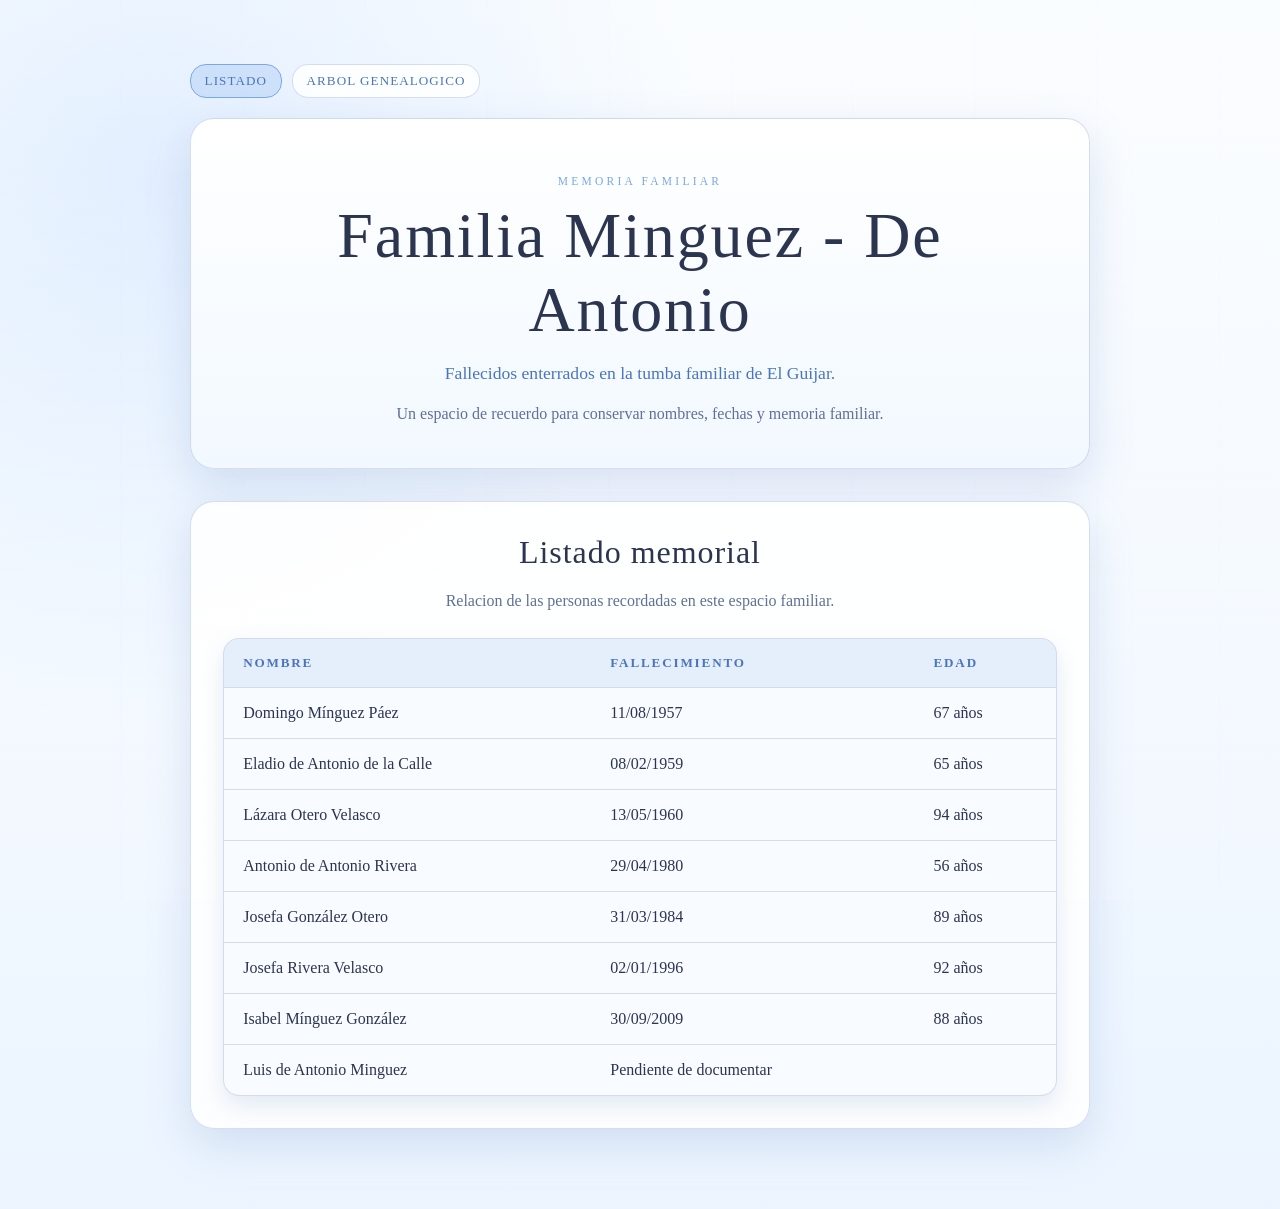
<file: index.html>
<!DOCTYPE html>
<html lang="es">
<head>
  <meta charset="utf-8">
  <meta name="viewport" content="width=device-width, initial-scale=1">
  <title data-i18n="listing.title"></title>
  <link rel="stylesheet" href="css/tokens.css">
  <link rel="stylesheet" href="css/styles.css">
</head>
<body>
  <main class="page">
    <nav class="site-nav" data-i18n-attr="aria-label:common.nav.mainAria">
      <a class="site-nav__link site-nav__link--active" href="index.html" aria-current="page" data-i18n="common.nav.list"></a>
      <a class="site-nav__link" href="arbol.html" data-i18n="common.nav.tree"></a>
    </nav>

    <section class="hero">
      <p class="eyebrow" data-i18n="listing.hero.eyebrow"></p>
      <h1 data-i18n="listing.hero.heading"></h1>
      <p class="lead" data-i18n="listing.hero.lead"></p>
      <p class="description" data-i18n="listing.hero.description"></p>
    </section>

    <section class="table-section" aria-labelledby="tabla-fallecidos">
      <div class="table-header">
        <h2 id="tabla-fallecidos" data-i18n="listing.table.heading"></h2>
        <p data-i18n="listing.table.description"></p>
      </div>

      <div class="table-wrapper">
        <table>
          <thead id="records-head"></thead>
          <tbody id="records-body">
            <tr>
              <td data-i18n="listing.table.loading"></td>
            </tr>
          </tbody>
        </table>
      </div>
    </section>
  </main>

  <noscript class="noscript-message" data-i18n="common.noscript.generic"></noscript>

  <script type="module" src="js/app.js"></script>
</body>
</html>
</file>
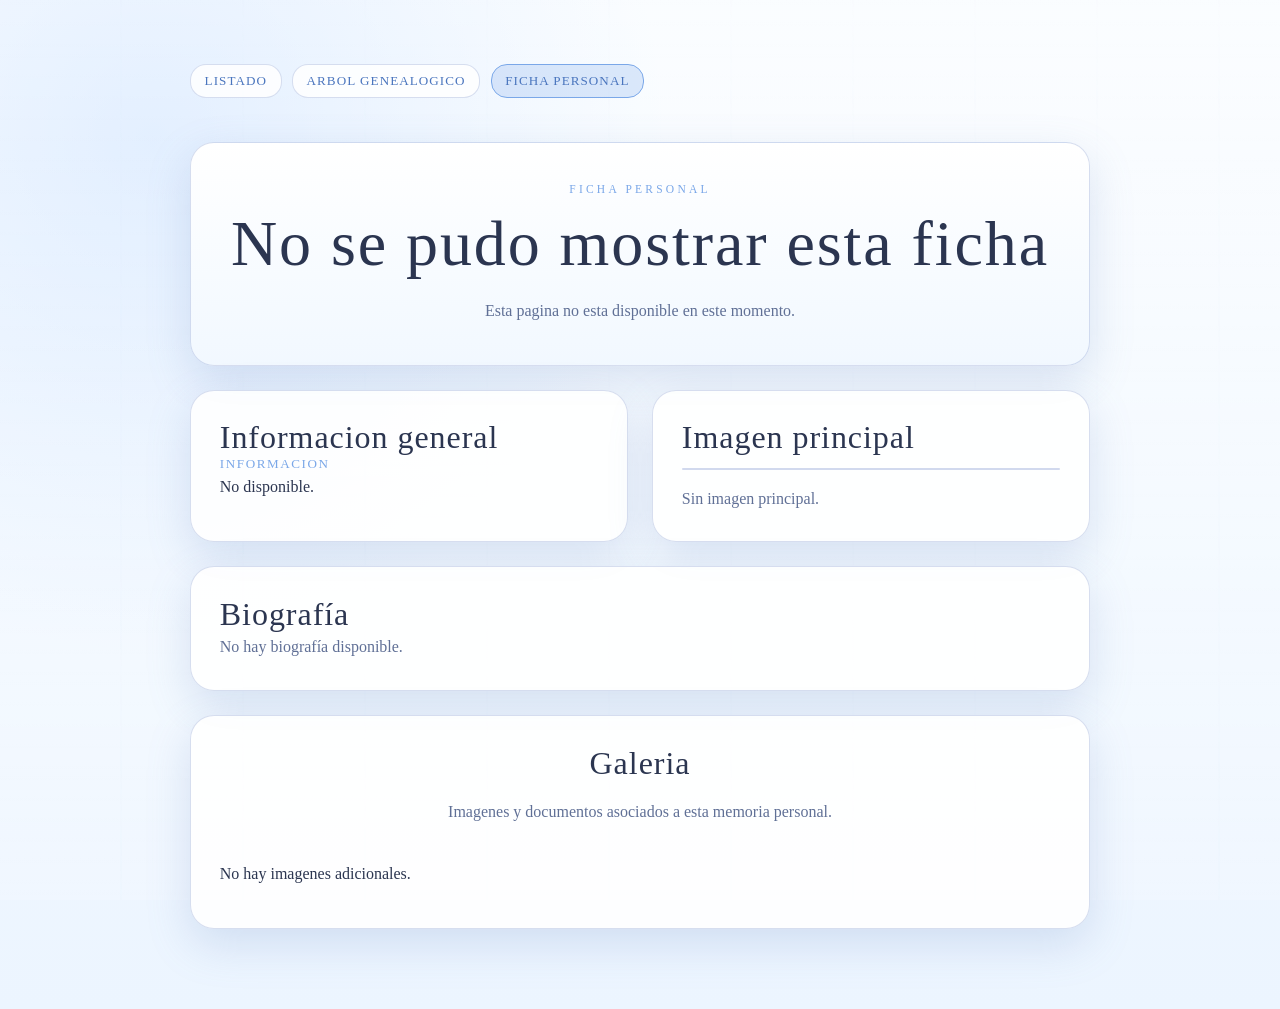
<file: persona.html>
<!DOCTYPE html>
<html lang="es">
<head>
  <meta charset="utf-8">
  <meta name="viewport" content="width=device-width, initial-scale=1">
  <title data-i18n="detail.title.pageDefault"></title>
  <link rel="stylesheet" href="css/tokens.css">
  <link rel="stylesheet" href="css/styles.css">
</head>
<body>
  <main class="page page--detail">
    <nav class="site-nav" data-i18n-attr="aria-label:common.nav.mainAria">
      <a class="site-nav__link" href="index.html" data-i18n="common.nav.list"></a>
      <a class="site-nav__link" id="person-tree-link" href="arbol.html" data-i18n="common.nav.tree"></a>
      <span class="site-nav__link site-nav__link--active" aria-current="page" data-i18n="common.nav.detail"></span>
    </nav>

    <section class="hero hero--detail">
      <p class="eyebrow" data-i18n="detail.hero.eyebrow"></p>
      <h1 id="person-name" data-i18n="detail.hero.loadingName"></h1>
      <p class="lead" id="person-subtitle"></p>
      <p class="description" id="person-summary"></p>
    </section>

    <section class="detail-grid">
      <article class="detail-card">
        <h2 data-i18n="detail.sections.general"></h2>
        <dl class="detail-list" id="person-facts">
          <div>
            <dt data-i18n="detail.sections.status"></dt>
            <dd data-i18n="detail.messages.loading"></dd>
          </div>
        </dl>
      </article>

      <article class="detail-card">
        <h2 data-i18n="detail.sections.mainImage"></h2>
        <figure class="detail-figure">
          <img id="person-image" alt="">
          <figcaption id="person-image-caption"></figcaption>
        </figure>
      </article>
    </section>

    <section class="detail-card">
      <h2 data-i18n="detail.sections.biography"></h2>
      <div id="person-biography"></div>
    </section>

    <section class="detail-card">
      <div class="table-header">
        <h2 data-i18n="detail.sections.gallery"></h2>
        <p data-i18n="detail.sections.galleryDescription"></p>
      </div>
      <div class="gallery-grid" id="person-gallery"></div>
    </section>
  </main>

  <noscript class="noscript-message" data-i18n="common.noscript.generic"></noscript>

  <script type="module" src="js/detail.js"></script>
</body>
</html>
</file>
<file: css/tokens.css>
:root {
  --theme-color-scheme: dark;
  --color-background: #11100f;
  --color-background-soft: #1a1816;
  --color-surface: rgba(33, 30, 27, 0.88);
  --color-surface-strong: rgba(19, 17, 15, 0.96);
  --color-text: #efe6d8;
  --color-text-soft: #cdbfa9;
  --color-line: rgba(214, 197, 171, 0.22);
  --color-accent: #c8b18a;
  --color-accent-strong: #e4d3b4;
  --shadow-soft: 0 24px 70px rgba(0, 0, 0, 0.35);
  --shadow-table: 0 14px 32px rgba(0, 0, 0, 0.28);
  --radius-large: 24px;
  --radius-medium: 16px;
  --page-width: min(900px, calc(100vw - 2rem));
  --font-display: "Palatino Linotype", "Book Antiqua", Palatino, Georgia, serif;
  --font-body: Georgia, "Times New Roman", serif;

  --body-bg-layer-1: radial-gradient(circle at top, rgba(200, 177, 138, 0.08), transparent 32%);
  --body-bg-layer-2: linear-gradient(180deg, rgba(9, 8, 8, 0.92), rgba(17, 16, 15, 0.98));
  --body-overlay-layer-1: linear-gradient(rgba(255, 255, 255, 0.02), rgba(255, 255, 255, 0.02));
  --body-overlay-layer-2: repeating-linear-gradient(
    90deg,
    transparent,
    transparent 120px,
    rgba(255, 255, 255, 0.015) 121px,
    transparent 122px
  );
  --body-overlay-opacity: 0.45;

  --nav-bg: rgba(20, 18, 17, 0.78);
  --nav-hover-bg: rgba(200, 177, 138, 0.12);
  --nav-active-bg: rgba(200, 177, 138, 0.16);

  --hero-layer-1: linear-gradient(180deg, rgba(35, 31, 28, 0.82), rgba(18, 16, 14, 0.92));
  --section-bg: rgba(20, 18, 17, 0.82);
  --table-head-bg: rgba(200, 177, 138, 0.08);
  --table-row-hover-bg: rgba(200, 177, 138, 0.06);
  --table-row-link-hover-bg: rgba(200, 177, 138, 0.09);
  --media-bg: rgba(255, 255, 255, 0.04);
}

:root[data-theme="light-celestial"] {
  --theme-color-scheme: light;
  --color-background: #eef5ff;
  --color-background-soft: #f7fbff;
  --color-surface: rgba(255, 255, 255, 0.92);
  --color-surface-strong: rgba(248, 251, 255, 0.98);
  --color-text: #2b3550;
  --color-text-soft: #607096;
  --color-line: rgba(140, 162, 209, 0.35);
  --color-accent: #7aa7e8;
  --color-accent-strong: #4a75be;
  --shadow-soft: 0 16px 44px rgba(109, 143, 194, 0.22);
  --shadow-table: 0 10px 24px rgba(109, 143, 194, 0.18);

  --body-bg-layer-1: radial-gradient(circle at 12% 14%, rgba(153, 196, 255, 0.36), transparent 36%);
  --body-bg-layer-2: linear-gradient(180deg, rgba(248, 252, 255, 0.98), rgba(236, 245, 255, 1));
  --body-overlay-layer-1: linear-gradient(rgba(255, 255, 255, 0.68), rgba(255, 255, 255, 0.34));
  --body-overlay-layer-2: repeating-linear-gradient(
    90deg,
    transparent,
    transparent 120px,
    rgba(148, 184, 230, 0.12) 121px,
    transparent 122px
  );
  --body-overlay-opacity: 0.55;

  --nav-bg: rgba(255, 255, 255, 0.84);
  --nav-hover-bg: rgba(122, 167, 232, 0.18);
  --nav-active-bg: rgba(122, 167, 232, 0.24);

  --hero-layer-1: linear-gradient(180deg, rgba(255, 255, 255, 0.96), rgba(241, 248, 255, 0.96));
  --section-bg: rgba(255, 255, 255, 0.88);
  --table-head-bg: rgba(122, 167, 232, 0.15);
  --table-row-hover-bg: rgba(122, 167, 232, 0.09);
  --table-row-link-hover-bg: rgba(122, 167, 232, 0.12);
  --media-bg: rgba(122, 167, 232, 0.08);
}

:root[data-theme="dawn-amber"] {
  --theme-color-scheme: light;
  --color-background: #f6efe6;
  --color-background-soft: #fbf6ef;
  --color-surface: rgba(255, 250, 244, 0.92);
  --color-surface-strong: rgba(255, 252, 248, 0.98);
  --color-text: #493a2a;
  --color-text-soft: #7a6550;
  --color-line: rgba(168, 129, 91, 0.34);
  --color-accent: #c48e56;
  --color-accent-strong: #9c6936;
  --shadow-soft: 0 16px 42px rgba(163, 117, 73, 0.2);
  --shadow-table: 0 10px 22px rgba(163, 117, 73, 0.16);

  --body-bg-layer-1: radial-gradient(circle at 16% 12%, rgba(255, 205, 148, 0.36), transparent 36%);
  --body-bg-layer-2: linear-gradient(180deg, rgba(255, 249, 240, 0.98), rgba(247, 237, 224, 1));
  --body-overlay-layer-1: linear-gradient(rgba(255, 255, 255, 0.56), rgba(255, 255, 255, 0.24));
  --body-overlay-layer-2: repeating-linear-gradient(
    90deg,
    transparent,
    transparent 120px,
    rgba(196, 142, 86, 0.1) 121px,
    transparent 122px
  );
  --body-overlay-opacity: 0.5;

  --nav-bg: rgba(255, 249, 242, 0.84);
  --nav-hover-bg: rgba(196, 142, 86, 0.18);
  --nav-active-bg: rgba(196, 142, 86, 0.24);

  --hero-layer-1: linear-gradient(180deg, rgba(255, 252, 246, 0.96), rgba(250, 242, 230, 0.96));
  --section-bg: rgba(255, 248, 238, 0.88);
  --table-head-bg: rgba(196, 142, 86, 0.16);
  --table-row-hover-bg: rgba(196, 142, 86, 0.1);
  --table-row-link-hover-bg: rgba(196, 142, 86, 0.13);
  --media-bg: rgba(196, 142, 86, 0.1);
}
</file>
<file: css/styles.css>
*,
*::before,
*::after {
  box-sizing: border-box;
}

html {
  color-scheme: var(--theme-color-scheme, dark);
}

body {
  margin: 0;
  min-height: 100vh;
  font-family: var(--font-body);
  color: var(--color-text);
  background:
    var(--body-bg-layer-1),
    var(--body-bg-layer-2),
    var(--color-background);
}

body::before {
  content: "";
  position: fixed;
  inset: 0;
  pointer-events: none;
  background:
    var(--body-overlay-layer-1),
    var(--body-overlay-layer-2);
  opacity: var(--body-overlay-opacity);
}

.page {
  position: relative;
  z-index: 1;
  width: var(--page-width);
  margin: 0 auto;
  padding: 4rem 0 5rem;
}

.site-nav {
  display: flex;
  gap: 0.65rem;
  flex-wrap: wrap;
  margin: 0 0 1.25rem;
}

.site-nav__link {
  display: inline-flex;
  align-items: center;
  justify-content: center;
  min-height: 2.1rem;
  padding: 0.35rem 0.85rem;
  border: 1px solid var(--color-line);
  border-radius: var(--radius-medium);
  color: var(--color-accent-strong);
  background: var(--nav-bg);
  text-decoration: none;
  font-size: 0.82rem;
  letter-spacing: 0.08em;
  text-transform: uppercase;
  transition: border-color 140ms ease, background-color 140ms ease;
}

.site-nav__link:hover {
  border-color: var(--color-accent);
  background: var(--nav-hover-bg);
}

.site-nav__link--active {
  border-color: var(--color-accent);
  background: var(--nav-active-bg);
}

.hero {
  text-align: center;
  padding: 3.5rem 2rem 2.5rem;
  border: 1px solid var(--color-line);
  border-radius: var(--radius-large);
  background:
    var(--hero-layer-1),
    var(--color-surface);
  box-shadow: var(--shadow-soft);
}

.eyebrow {
  margin: 0 0 0.8rem;
  color: var(--color-accent);
  letter-spacing: 0.28em;
  text-transform: uppercase;
  font-size: 0.72rem;
}

h1,
h2 {
  margin: 0;
  font-family: var(--font-display);
  font-weight: 400;
  letter-spacing: 0.03em;
}

h1 {
  font-size: clamp(2.4rem, 5vw, 4.3rem);
}

h2 {
  font-size: clamp(1.4rem, 3vw, 2rem);
}

.lead {
  margin: 1rem auto 0;
  max-width: 36rem;
  font-size: 1.1rem;
  color: var(--color-accent-strong);
}

.description,
.table-header p,
.noscript-message {
  margin: 1rem auto 0;
  max-width: 42rem;
  color: var(--color-text-soft);
  line-height: 1.7;
}

.description strong {
  color: var(--color-accent-strong);
  font-weight: 600;
}

.table-section {
  margin-top: 2rem;
  padding: 2rem;
  border: 1px solid var(--color-line);
  border-radius: var(--radius-large);
  background: var(--section-bg);
  box-shadow: var(--shadow-soft);
}

.table-header {
  text-align: center;
  margin-bottom: 1.5rem;
}

.table-wrapper {
  overflow-x: auto;
  border: 1px solid var(--color-line);
  border-radius: var(--radius-medium);
  background: var(--color-surface-strong);
  box-shadow: var(--shadow-table);
}

table {
  width: 100%;
  border-collapse: collapse;
}

thead {
  background: var(--table-head-bg);
}

th,
td {
  padding: 1rem 1.2rem;
  text-align: left;
  border-bottom: 1px solid var(--color-line);
}

th {
  color: var(--color-accent-strong);
  font-size: 0.82rem;
  font-weight: 600;
  letter-spacing: 0.14em;
  text-transform: uppercase;
}

tbody tr:last-child td {
  border-bottom: 0;
}

tbody tr:hover {
  background: var(--table-row-hover-bg);
}

.row-link {
  display: block;
  color: inherit;
  text-decoration: none;
}

.table-row-link {
  transition: background-color 140ms ease;
}

.table-row-link:hover {
  background: var(--table-row-link-hover-bg);
}

td[colspan] {
  text-align: center;
  color: var(--color-text-soft);
}

.page--detail {
  display: grid;
  gap: 1.5rem;
}

.back-link {
  margin: 0;
}

.back-link a {
  color: var(--color-accent-strong);
  text-decoration: none;
}

.hero--detail {
  padding-top: 2.5rem;
}

.detail-grid {
  display: grid;
  grid-template-columns: repeat(2, minmax(0, 1fr));
  gap: 1.5rem;
}

.detail-card {
  padding: 1.8rem;
  border: 1px solid var(--color-line);
  border-radius: var(--radius-large);
  background: var(--section-bg);
  box-shadow: var(--shadow-soft);
}

.detail-list {
  display: grid;
  gap: 1rem;
  margin: 0;
}

.detail-list div {
  padding-bottom: 0.75rem;
  border-bottom: 1px solid var(--color-line);
}

.detail-list div:last-child {
  padding-bottom: 0;
  border-bottom: 0;
}

.detail-list dt {
  margin-bottom: 0.35rem;
  color: var(--color-accent);
  font-size: 0.82rem;
  letter-spacing: 0.12em;
  text-transform: uppercase;
}

.detail-list dd {
  margin: 0;
  color: var(--color-text);
}

.detail-figure,
.gallery-card {
  margin: 0;
}

.detail-figure img,
.gallery-card img {
  width: 100%;
  border: 1px solid var(--color-line);
  border-radius: var(--radius-medium);
  background: var(--media-bg);
}

.detail-figure figcaption,
.gallery-card figcaption {
  margin-top: 0.75rem;
  color: var(--color-text-soft);
  line-height: 1.6;
}

.gallery-grid {
  display: grid;
  grid-template-columns: repeat(2, minmax(0, 1fr));
  gap: 1rem;
}

#person-biography p {
  margin: 0 0 1rem;
  color: var(--color-text-soft);
  line-height: 1.8;
}

#person-biography p:last-child {
  margin-bottom: 0;
}

.noscript-message {
  display: block;
  width: var(--page-width);
  padding-bottom: 2rem;
  text-align: center;
}

@media (max-width: 640px) {
  .page {
    padding-top: 2rem;
  }

  .site-nav {
    margin-bottom: 1rem;
  }

  .hero,
  .table-section {
    padding: 1.5rem;
  }

  th,
  td {
    padding: 0.85rem 0.9rem;
  }

  .detail-grid,
  .gallery-grid {
    grid-template-columns: 1fr;
  }
}
</file>
